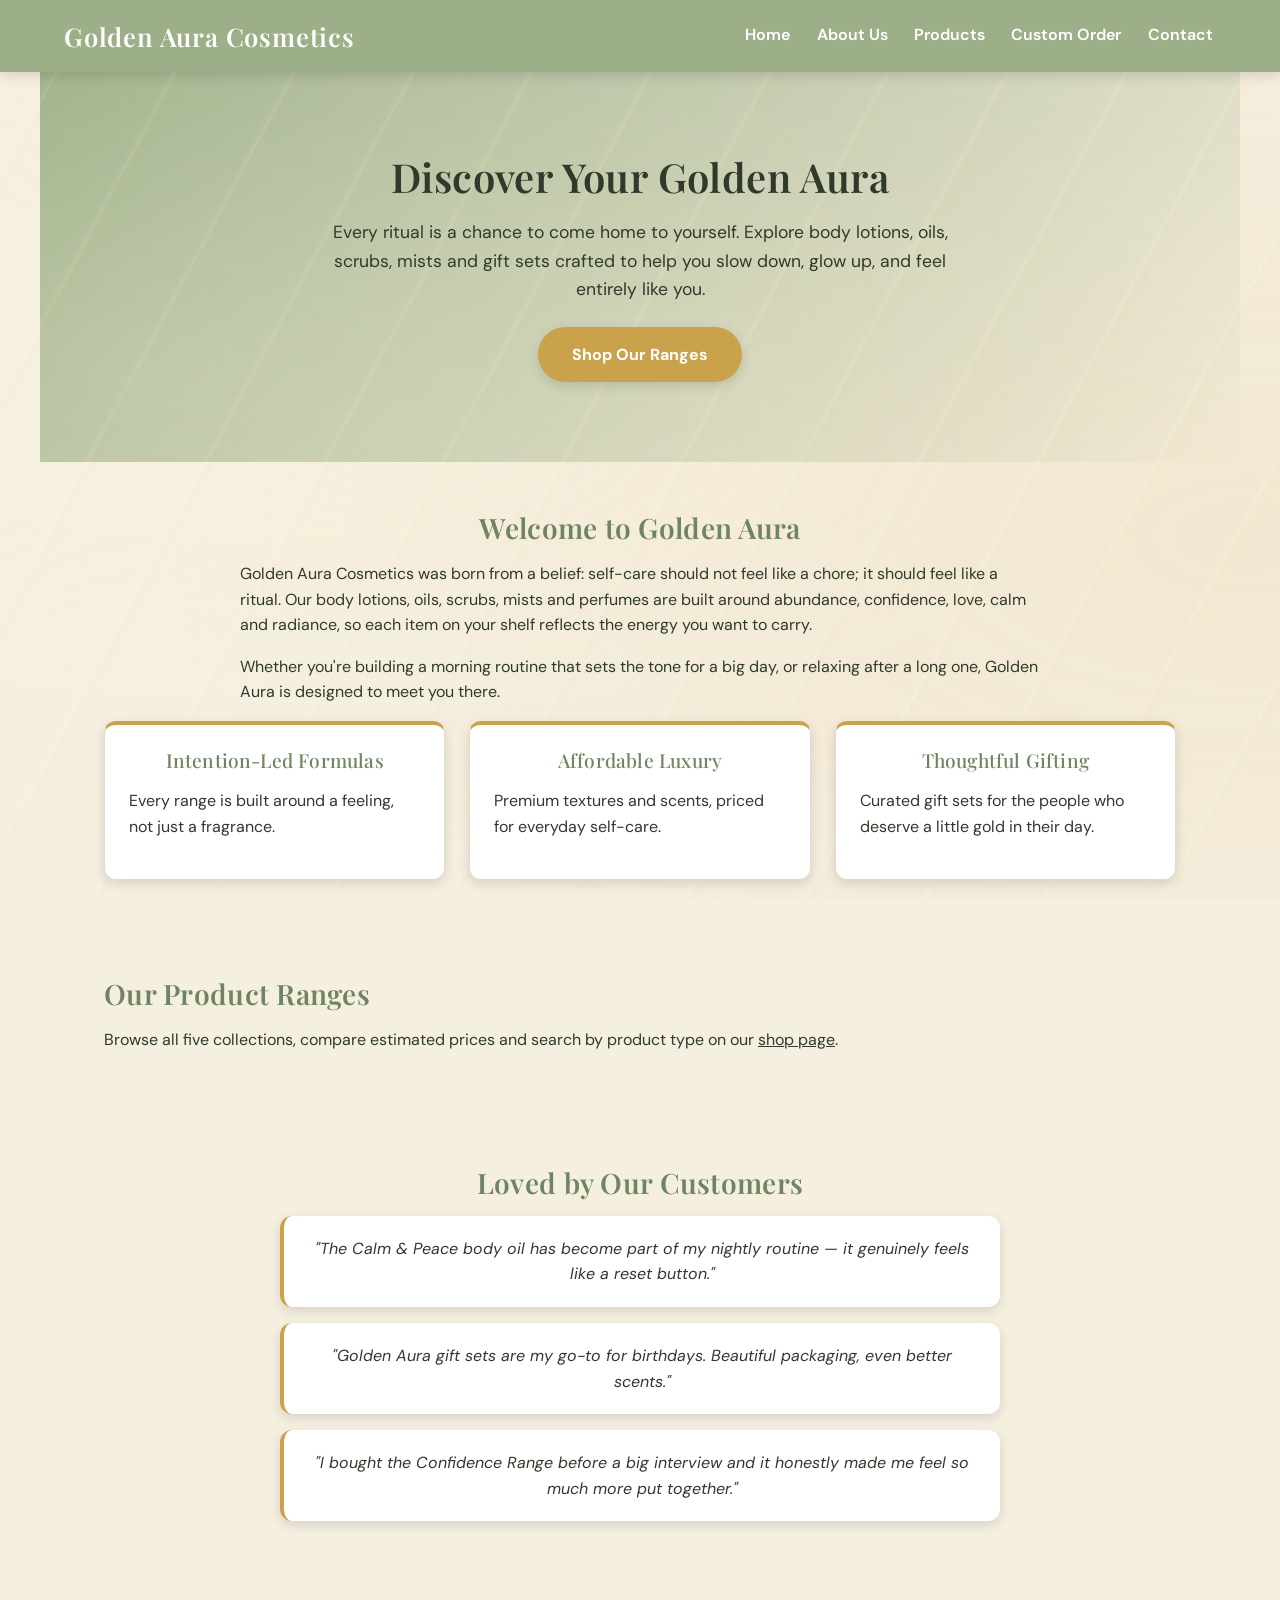
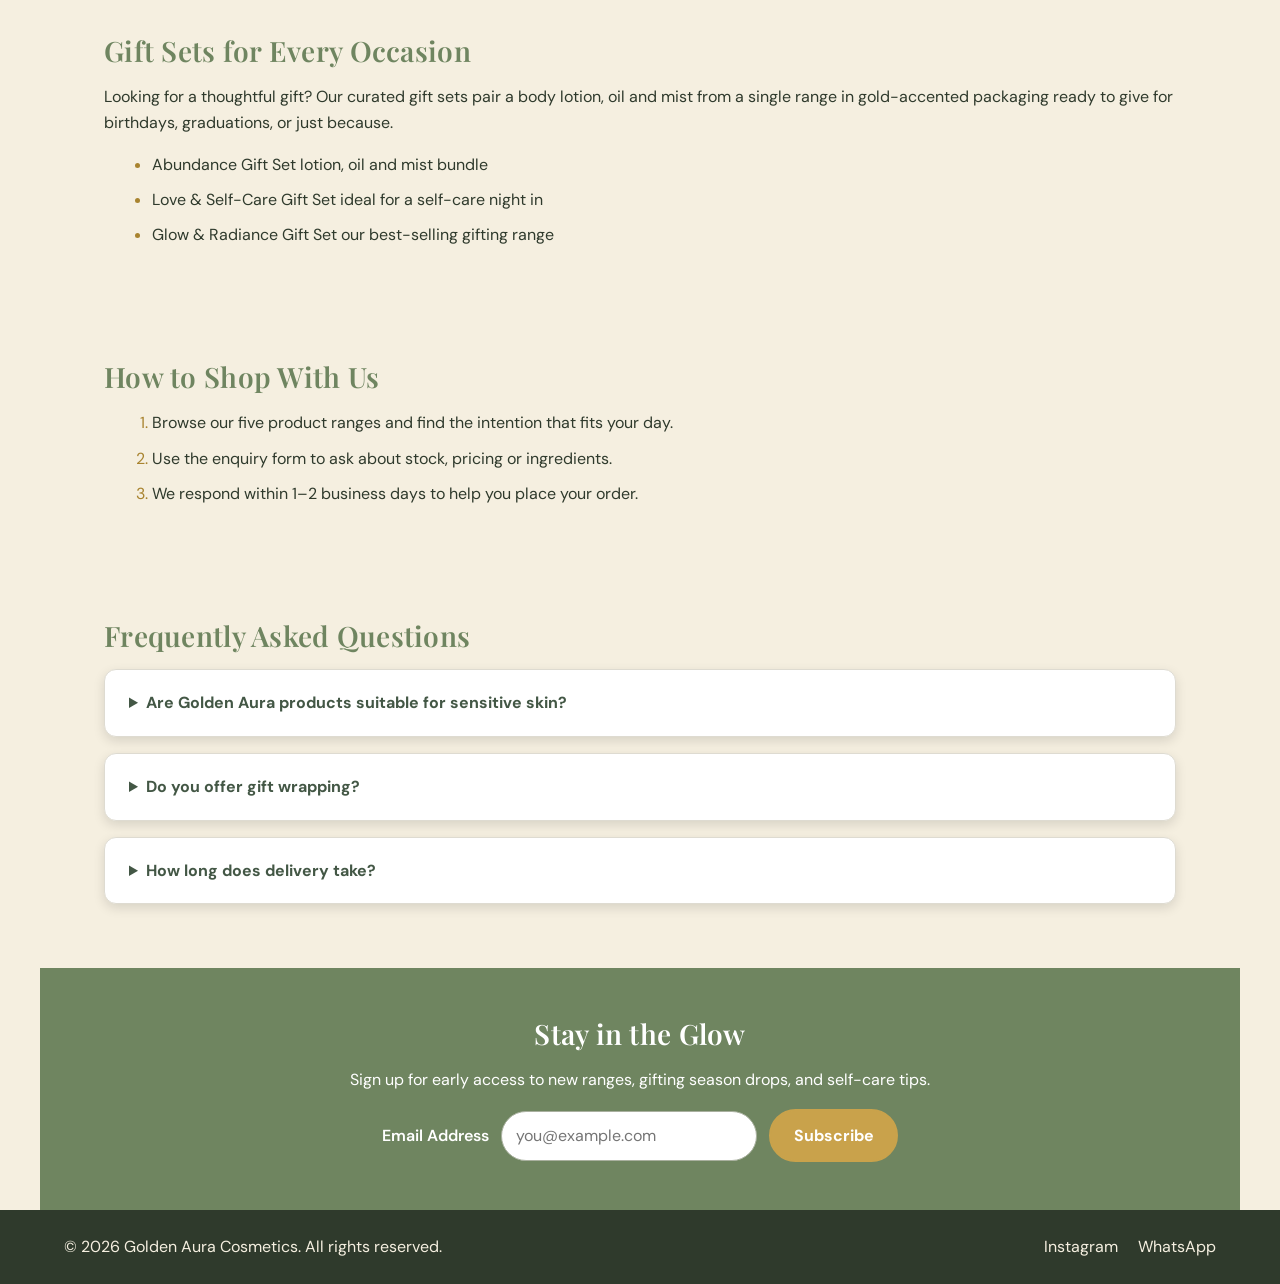
<file: index.html>
<!DOCTYPE html>
<html lang="en">
<head>
  <meta charset="UTF-8">
  <meta name="viewport" content="width=device-width, initial-scale=1.0">
  <title>Golden Aura Cosmetics | Beauty &amp; Self-Care</title>
  <meta name="description" content="Golden Aura Cosmetics offers body lotions, oils, scrubs, perfumes and gift sets inspired by self-care, confidence and positive intention.">
  <meta name="theme-color" content="#9caf88">
  <link rel="canonical" href="https://emgpsd.github.io/wede5020-2026-part-3-st10526409/">
  <link rel="preconnect" href="https://fonts.googleapis.com">
  <link rel="preconnect" href="https://fonts.gstatic.com" crossorigin>
  <link rel="stylesheet" href="https://fonts.googleapis.com/css2?family=DM+Sans:wght@400;500;600;700&amp;family=Playfair+Display:wght@500;600;700&amp;display=swap">
  <link rel="stylesheet" href="css/style.css">
</head>
<body>
  <div class="shimmer-bg-container" id="bgRoseContainer" aria-hidden="true"></div>

  <header>
    <div class="logo">
      <h1>Golden Aura Cosmetics</h1>
    </div>
    <nav>
      <ul>
        <li><a href="index.html">Home</a></li>
        <li><a href="about.html">About Us</a></li>
        <li><a href="products/services.html">Products</a></li>
        <li><a href="enquiry.html">Custom Order</a></li>
        <li><a href="contact.html">Contact</a></li>
      </ul>
    </nav>
  </header>

  <main>

    <section class="hero">
      <h2>Discover Your Golden Aura</h2>
      <p>
        Every ritual is a chance to come home to yourself. Explore body lotions, oils,
        scrubs, mists and gift sets crafted to help you slow down, glow up, and feel
        entirely like you.
      </p>
      <a href="products/services.html" class="cta-button">Shop Our Ranges</a>
    </section>

    <section class="intro">
      <h2>Welcome to Golden Aura</h2>
      <p>
        Golden Aura Cosmetics was born from a belief: self-care should not feel
        like a chore; it should feel like a ritual. Our body lotions, oils, scrubs,
        mists and perfumes are built around abundance, confidence, love, calm and
        radiance, so each item on your shelf reflects the energy you want to carry.
      </p>
      <p>
        Whether you're building a morning routine that sets the tone for a big day,
        or relaxing after a long one, Golden Aura is designed to meet you there.
      </p>
      <div class="value-cards">
      <article class="value-card">
        <h3>Intention-Led Formulas</h3>
        <p>Every range is built around a feeling, not just a fragrance.</p>
      </article>
      <article class="value-card">
        <h3>Affordable Luxury</h3>
        <p>Premium textures and scents, priced for everyday self-care.</p>
      </article>
      <article class="value-card">
        <h3>Thoughtful Gifting</h3>
        <p>Curated gift sets for the people who deserve a little gold in their day.</p>
      </article>
      </div>
    </section>

    <section class="featured-ranges" id="product-ranges">
      <h2>Our Product Ranges</h2>
      <p>Browse all five collections, compare estimated prices and search by product type on our <a href="products/services.html">shop page</a>.</p>
    </section>

    <section class="testimonials-preview">
      <h2>Loved by Our Customers</h2>
      <blockquote>
        "The Calm &amp; Peace body oil has become part of my nightly routine —
        it genuinely feels like a reset button."
      </blockquote>
      <blockquote>
        "Golden Aura gift sets are my go-to for birthdays. Beautiful packaging,
        even better scents."
      </blockquote>
      <blockquote>
        "I bought the Confidence Range before a big interview and it honestly
        made me feel so much more put together."
      </blockquote>
    </section>

    <section class="gift-sets">
      <h2>Gift Sets for Every Occasion</h2>
      <p>
        Looking for a thoughtful gift? Our curated gift sets pair a body lotion,
        oil and mist from a single range in gold-accented packaging ready to
        give for birthdays, graduations, or just because.
      </p>
      <ul>
        <li>Abundance Gift Set lotion, oil and mist bundle</li>
        <li>Love &amp; Self-Care Gift Set ideal for a self-care night in</li>
        <li>Glow &amp; Radiance Gift Set our best-selling gifting range</li>
      </ul>
    </section>

    <section class="how-it-works">
      <h2>How to Shop With Us</h2>
      <ol>
        <li>Browse our five product ranges and find the intention that fits your day.</li>
        <li>Use the enquiry form to ask about stock, pricing or ingredients.</li>
        <li>We respond within 1–2 business days to help you place your order.</li>
      </ol>
    </section>

    <section class="faq-preview">
      <h2>Frequently Asked Questions</h2>
      <details class="faq-item">
        <summary>Are Golden Aura products suitable for sensitive skin?</summary>
        <p>Most of our formulas are gentle and fragrance-balanced, but we recommend checking the ingredient list on each product page or asking us directly via the enquiry form.</p>
      </details>
      <details class="faq-item">
        <summary>Do you offer gift wrapping?</summary>
        <p>Yes, all gift sets come in branded, gold-accented packaging at no extra cost.</p>
      </details>
      <details class="faq-item">
        <summary>How long does delivery take?</summary>
        <p>Delivery timelines depend on your location — reach out via our contact page for an estimate.</p>
      </details>
    </section>

    <section class="newsletter">
      <h2>Stay in the Glow</h2>
      <p>Sign up for early access to new ranges, gifting season drops, and self-care tips.</p>
      <form action="mailto:MY@goldenauracosmetics.com" method="post" enctype="text/plain" data-validate data-mailto="MY@goldenauracosmetics.com">
        <input type="hidden" name="message-type" value="Newsletter sign-up">
        <label for="email">Email Address</label>
        <input type="email" id="email" name="email" placeholder="you@example.com" required>
        <button type="submit">Subscribe</button>
      </form>
    </section>

  </main>

  <footer>
    <div class="footer-content">
      <p>&copy; 2026 Golden Aura Cosmetics. All rights reserved.</p>
      <div class="social-links">
        <a href="https://www.instagram.com/goldenauracosmetics/" target="_blank" rel="noopener noreferrer">Instagram</a>
        <a href="https://wa.me/27671446283" target="_blank" rel="noopener noreferrer">WhatsApp</a>
      </div>
    </div>
  </footer>

  <script src="js/validation.js"></script>
  <script src="js/roses.js"></script>
</body>
</html>
</file>
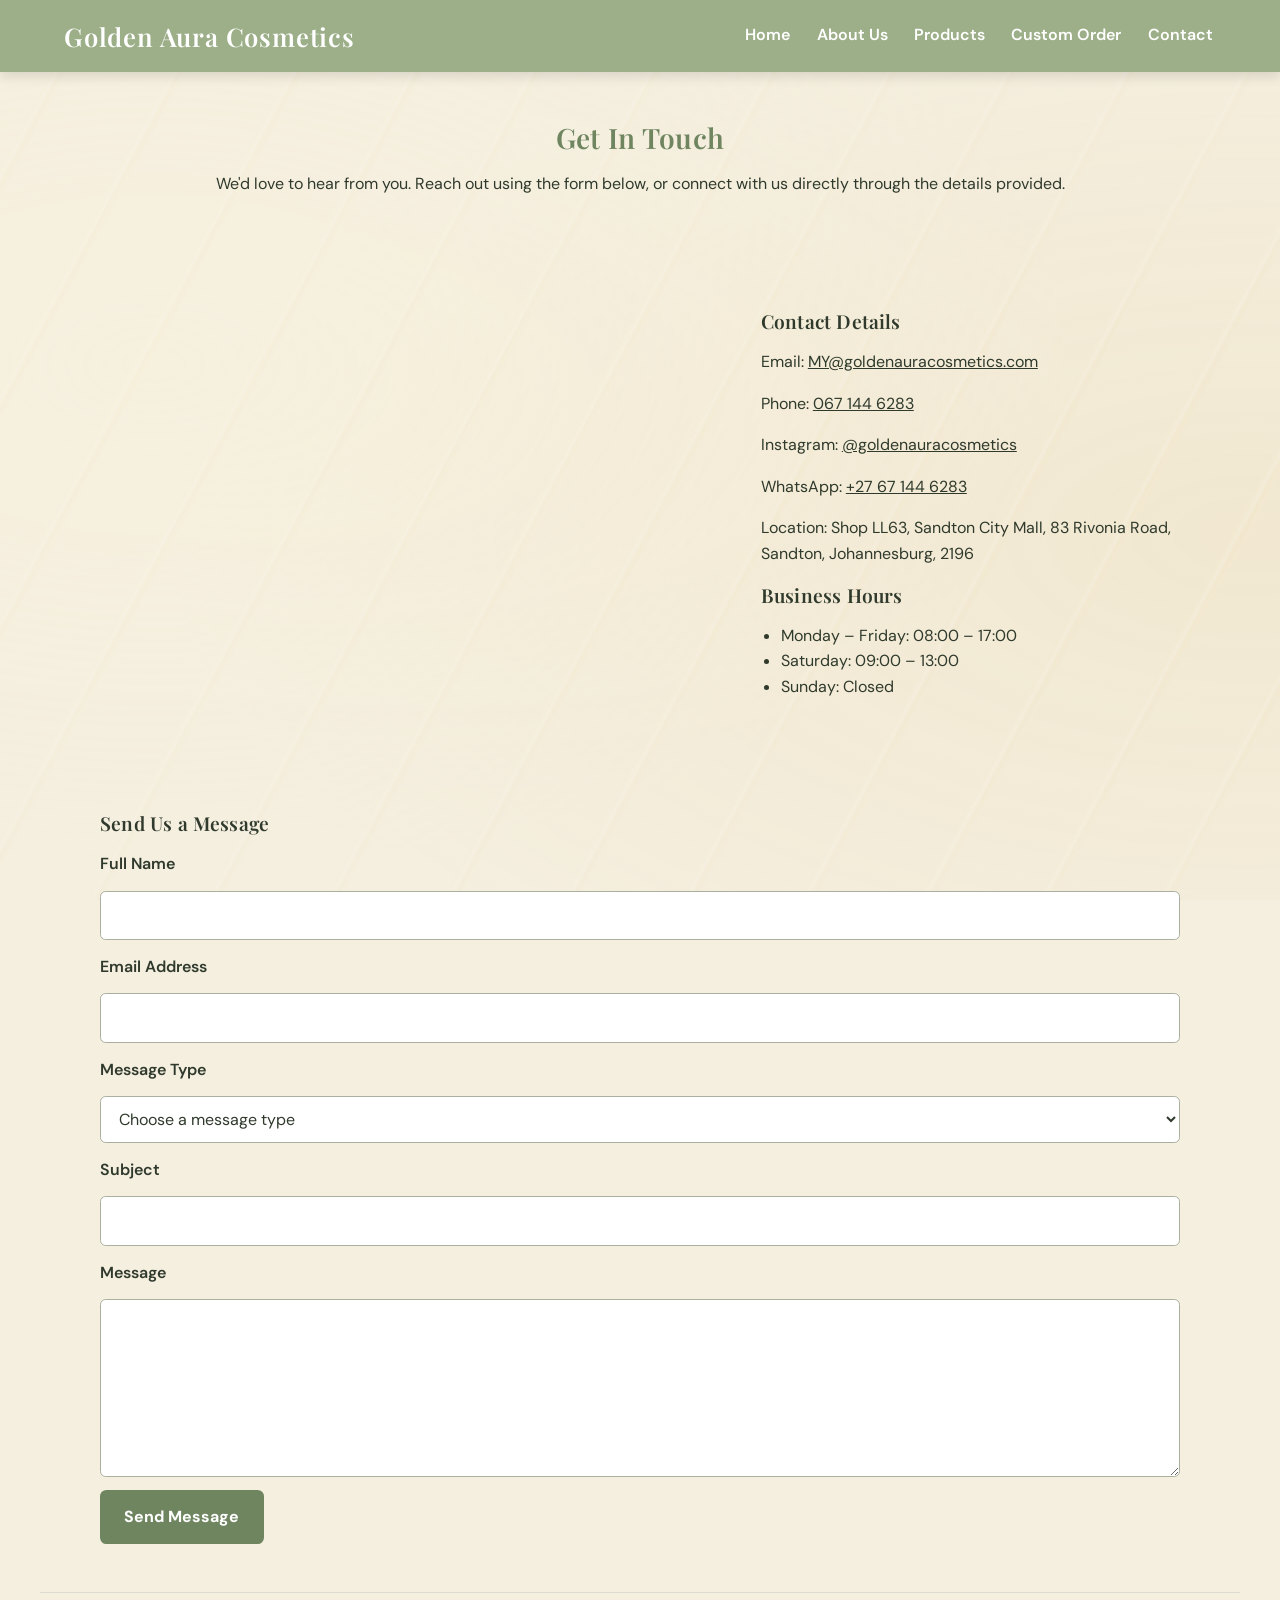
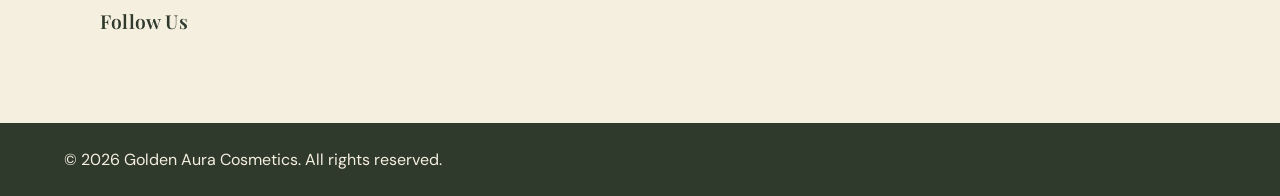
<file: contact.html>
<!DOCTYPE html>
<html lang="en">
<head>
  <meta charset="UTF-8">
  <meta name="viewport" content="width=device-width, initial-scale=1.0">
  <title>Contact Us | Golden Aura Cosmetics</title>
  <meta name="description" content="Get in touch with Golden Aura Cosmetics via our contact form, email, phone or social media.">
  <link rel="canonical" href="https://emgpsd.github.io/wede5020-2026-part-3-st10526409/contact.html">
  <link rel="preconnect" href="https://fonts.googleapis.com">
  <link rel="preconnect" href="https://fonts.gstatic.com" crossorigin>
  <link rel="stylesheet" href="https://fonts.googleapis.com/css2?family=DM+Sans:wght@400;500;600;700&amp;family=Playfair+Display:wght@500;600;700&amp;display=swap">
  <link rel="stylesheet" href="css/style.css">
</head>
<body class="contact-page">
  <div class="shimmer-bg-container" id="bgRoseContainer" aria-hidden="true"></div>
  <header>
    <div class="logo">
      <h1>Golden Aura Cosmetics</h1>
    </div>
    <nav aria-label="Main navigation">
      <ul>
        <li><a href="index.html">Home</a></li>
        <li><a href="about.html">About Us</a></li>
        <li><a href="products/services.html">Products</a></li>
        <li><a href="enquiry.html">Custom Order</a></li>
        <li><a href="contact.html" aria-current="page">Contact</a></li>
      </ul>
    </nav>
  </header>

  <main>
    <section class="page-intro">
      <h2>Get In Touch</h2>
      <p>
        We'd love to hear from you. Reach out using the form below, or connect with
        us directly through the details provided.
      </p>
    </section>

    <section class="contact-location" aria-label="Location and contact details">
      <div class="map-section" aria-label="Store location">
        <iframe src="https://www.google.com/maps/embed?pb=!1m18!1m12!1m3!1d3582.6958118206044!2d28.04784888033489!3d-26.10884661818086!2m3!1f0!2f0!3f0!3m2!1i1024!2i768!4f13.1!3m3!1m2!1s0x1e95732d7abaa2bb%3A0x6e3b5ac49f8d784b!2sSandton%20City!5e0!3m2!1sen!2sza!4v1794229689948!5m2!1sen!2sza" title="Map showing Sandton City" allowfullscreen="" loading="lazy" referrerpolicy="strict-origin-when-cross-origin"></iframe>
      </div>
       
      <div class="contact-details">
        <h3>Contact Details</h3>
        <address>
          <p>Email: <a href="mailto:MY@goldenauracosmetics.com">MY@goldenauracosmetics.com</a></p>
          <p>Phone: <a href="tel:+270671446283">067 144 6283</a></p>
          <p>Instagram: <a href="https://www.instagram.com/goldenauracosmetics/" target="_blank" rel="noopener noreferrer">@goldenauracosmetics</a></p>
          <p>WhatsApp: <a href="https://wa.me/27671446283" target="_blank" rel="noopener noreferrer">+27 67 144 6283</a></p>
          <p>Location: Shop LL63, Sandton City Mall, 83 Rivonia Road, Sandton, Johannesburg, 2196</p>
        </address>
        <h3>Business Hours</h3>
        <ul>
          <li>Monday – Friday: 08:00 – 17:00</li>
          <li>Saturday: 09:00 – 13:00</li>
          <li>Sunday: Closed</li>
        </ul>
      </div>
    </section>

    <section class="contact-form" id="contact-form">
      <h3>Send Us a Message</h3>
      <form action="mailto:MY@goldenauracosmetics.com" method="post" enctype="text/plain" data-validate data-mailto="MY@goldenauracosmetics.com">
        <label for="full-name">Full Name</label>
        <input type="text" id="full-name" name="full-name" required>

        <label for="email">Email Address</label>
        <input type="email" id="email" name="email" required>

        <label for="message-type">Message Type</label>
        <select id="message-type" name="message-type" required>
          <option value="">Choose a message type</option>
          <option value="Product enquiry">Product enquiry</option>
          <option value="Order support">Order support</option>
          <option value="Feedback">Feedback</option>
          <option value="Other">Other</option>
        </select>

        <label for="subject">Subject</label>
        <input type="text" id="subject" name="subject">

        <label for="message">Message</label>
        <textarea id="message" name="message" rows="6" required></textarea>

        <button type="submit">Send Message</button>
      </form>
    </section>

    <section class="social">
      <h3>Follow Us</h3>
      <div class="social-links">
        <a href="https://www.instagram.com/goldenauracosmetics/" target="_blank" rel="noopener noreferrer">Instagram</a>
        <a href="https://wa.me/27671446283" target="_blank" rel="noopener noreferrer">WhatsApp</a>
      </div>
    </section>
  </main>

  <footer>
    <div class="footer-content">
      <p>&copy; 2026 Golden Aura Cosmetics. All rights reserved.</p>
    </div>
  </footer>

  <script src="js/validation.js"></script>
  <script src="js/roses.js"></script>
</body>
</html>
</file>
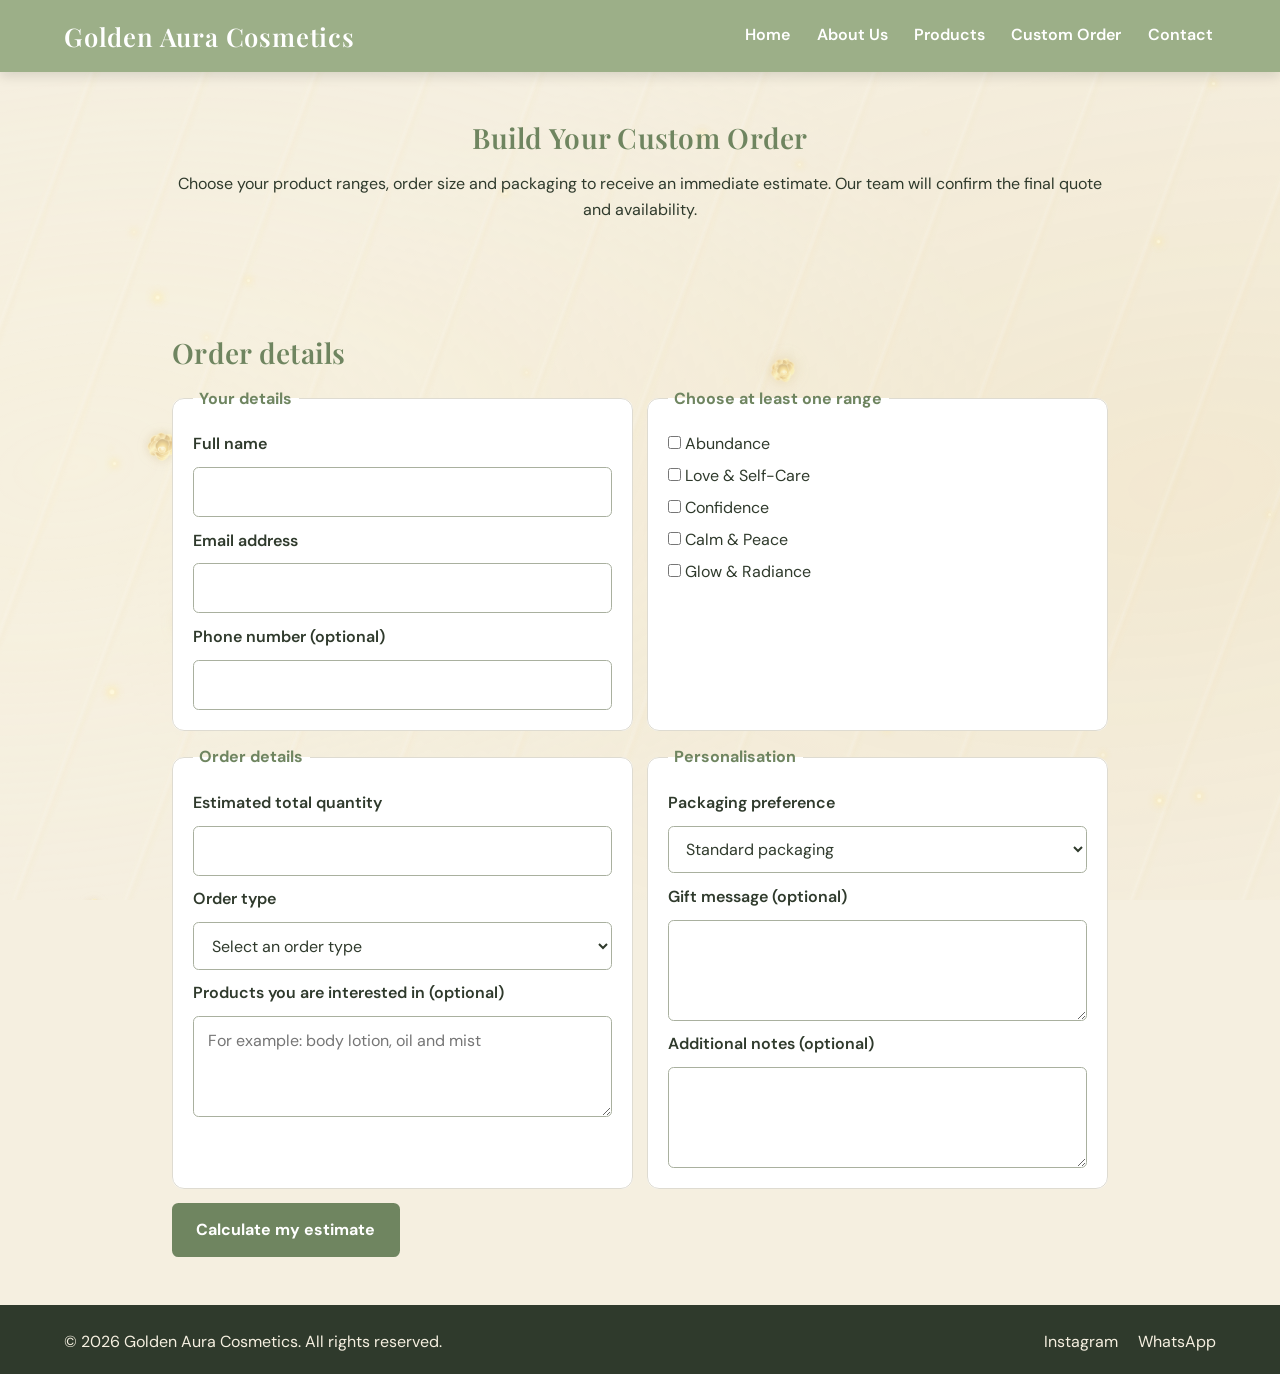
<file: custom-page.html>
<!DOCTYPE html>
<html lang="en">
<head>
  <meta charset="UTF-8">
  <meta name="viewport" content="width=device-width, initial-scale=1.0">
  <meta http-equiv="refresh" content="0; url=enquiry.html">
  <meta name="description" content="Request a Golden Aura Cosmetics custom order estimate. Choose your self-care ranges, quantity and packaging.">
  <link rel="canonical" href="https://emgpsd.github.io/wede5020-2026-part-3-st10526409/enquiry.html">
  <title>Custom Order | Golden Aura Cosmetics</title>
</head>
<body>
  <main>
    <h1>Custom order page moved</h1>
    <p><a href="enquiry.html">Continue to the custom order estimate form</a></p>
  </main>
</body>
</html>
</file>
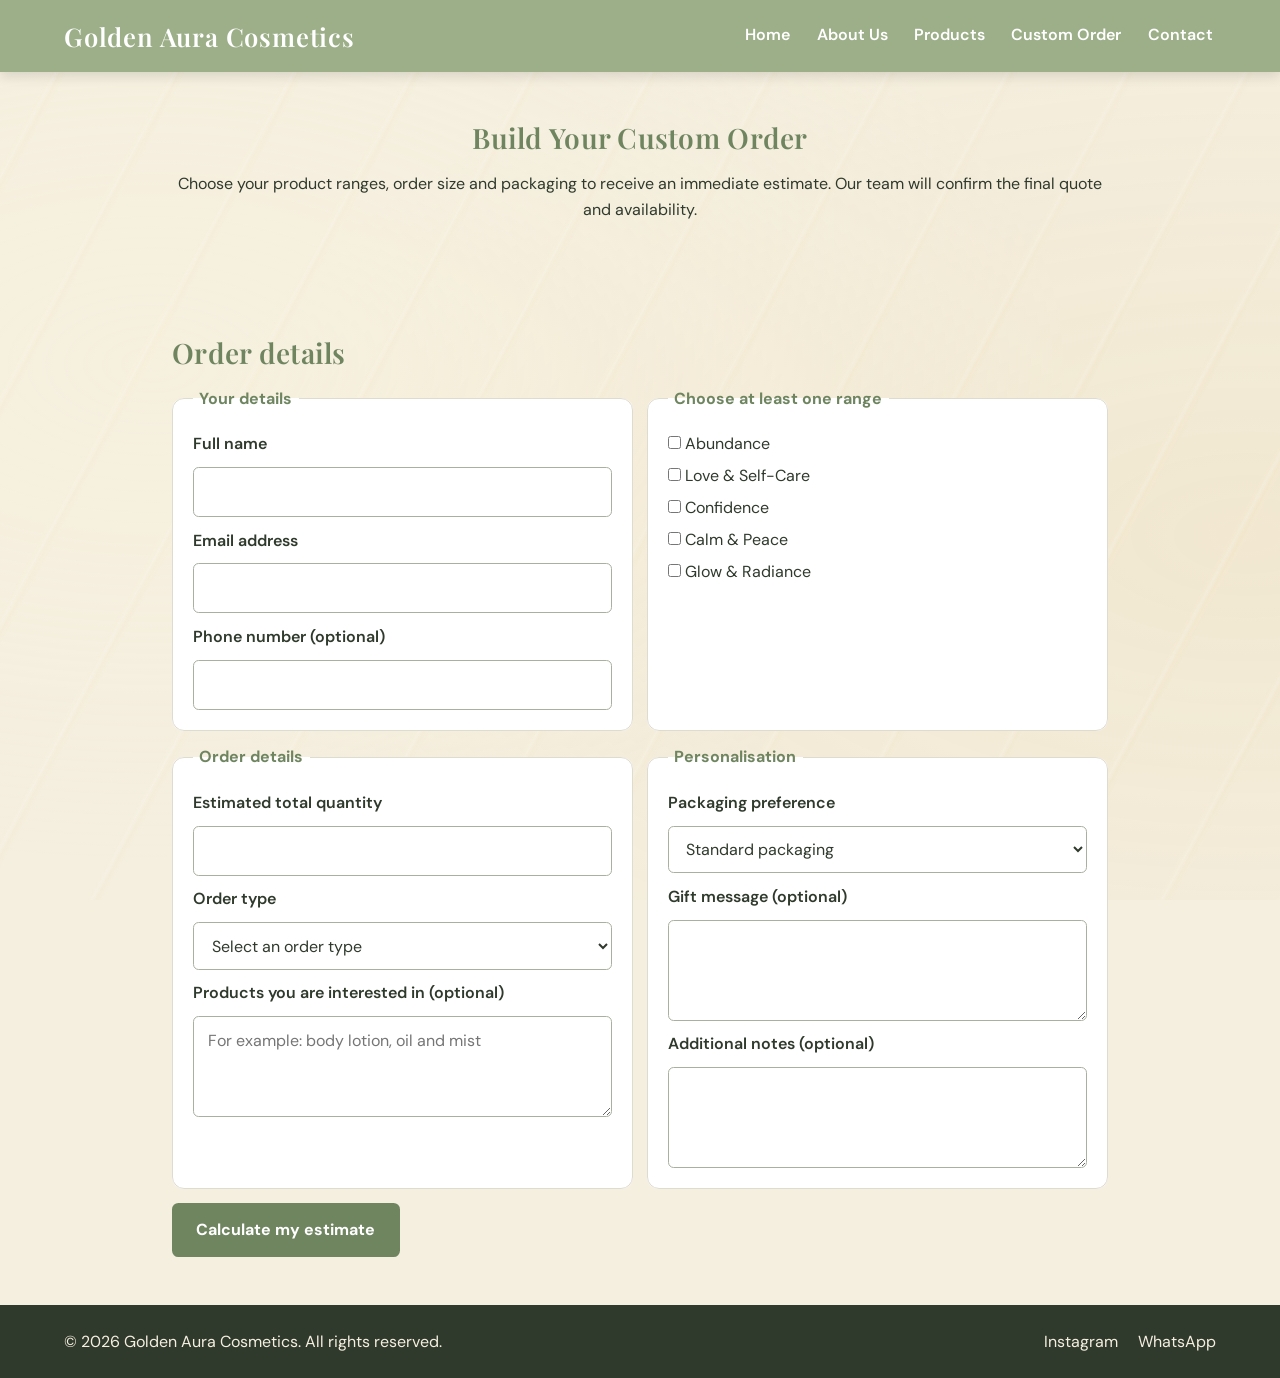
<file: enquiry.html>
<!DOCTYPE html>
<html lang="en">
<head>
  <meta charset="UTF-8">
  <meta name="viewport" content="width=device-width, initial-scale=1.0">
  <meta name="description" content="Request a Golden Aura Cosmetics custom order estimate. Choose your self-care ranges, quantity and packaging.">
  <title>Custom Order Enquiry | Golden Aura Cosmetics</title>
  <link rel="canonical" href="https://emgpsd.github.io/wede5020-2026-part-3-st10526409/enquiry.html">
  <link rel="preconnect" href="https://fonts.googleapis.com">
  <link rel="preconnect" href="https://fonts.gstatic.com" crossorigin>
  <link rel="stylesheet" href="https://fonts.googleapis.com/css2?family=DM+Sans:wght@400;500;600;700&amp;family=Playfair+Display:wght@500;600;700&amp;display=swap">
  <link rel="stylesheet" href="css/style.css">
</head>
<body class="custom-order-page">
  <div class="shimmer-bg-container" id="bgRoseContainer" aria-hidden="true"></div>
  <header>
    <div class="logo">
      <h1>Golden Aura Cosmetics</h1>
    </div>
    <nav aria-label="Main navigation">
      <ul>
        <li><a href="index.html">Home</a></li>
        <li><a href="about.html">About Us</a></li>
        <li><a href="products/services.html">Products</a></li>
        <li><a href="enquiry.html" aria-current="page">Custom Order</a></li>
        <li><a href="contact.html">Contact</a></li>
      </ul>
    </nav>
  </header>

  <main>
    <section class="page-intro">
      <h2>Build Your Custom Order</h2>
      <p>Choose your product ranges, order size and packaging to receive an immediate estimate. Our team will confirm the final quote and availability.</p>
    </section>

    <section class="custom-order-form" aria-labelledby="enquiry-title">
      <h2 id="enquiry-title">Order details</h2>
      <form id="enquiry-form" action="enquiry.html" method="get">
        <fieldset>
          <legend>Your details</legend>
          <label for="full-name">Full name</label>
          <input type="text" id="full-name" name="full-name" autocomplete="name" minlength="2" required>
          <label for="email">Email address</label>
          <input type="email" id="email" name="email" autocomplete="email" required>
          <label for="phone">Phone number (optional)</label>
          <input type="tel" id="phone" name="phone" autocomplete="tel" pattern="(\+27|0)[0-9\s-]{9,12}">
        </fieldset>

        <fieldset>
          <legend>Choose at least one range</legend>
          <div class="range-options">
            <label><input type="checkbox" name="range" value="abundance"> Abundance</label>
            <label><input type="checkbox" name="range" value="love-self-care"> Love &amp; Self-Care</label>
            <label><input type="checkbox" name="range" value="confidence"> Confidence</label>
            <label><input type="checkbox" name="range" value="calm-peace"> Calm &amp; Peace</label>
            <label><input type="checkbox" name="range" value="glow-radiance"> Glow &amp; Radiance</label>
          </div>
          <span id="range-error" class="field-error" role="alert"></span>
        </fieldset>

        <fieldset>
          <legend>Order details</legend>
          <label for="quantity">Estimated total quantity</label>
          <input type="number" id="quantity" name="quantity" min="1" max="100000" step="1" required>
          <label for="order-type">Order type</label>
          <select id="order-type" name="order-type" required>
            <option value="">Select an order type</option>
            <option value="personal">Personal order</option>
            <option value="gift">Gift / gift set</option>
            <option value="bulk">Bulk / wholesale order</option>
            <option value="event">Event or corporate gifting</option>
          </select>
          <label for="products">Products you are interested in (optional)</label>
          <textarea id="products" name="products" rows="3" placeholder="For example: body lotion, oil and mist"></textarea>
        </fieldset>

        <fieldset>
          <legend>Personalisation</legend>
          <label for="packaging">Packaging preference</label>
          <select id="packaging" name="packaging" required>
            <option value="standard">Standard packaging</option>
            <option value="gift-box">Gold-accented gift box</option>
            <option value="eco">Eco-friendly packaging</option>
          </select>
          <label for="gift-message">Gift message (optional)</label>
          <textarea id="gift-message" name="gift-message" rows="3"></textarea>
          <label for="notes">Additional notes (optional)</label>
          <textarea id="notes" name="notes" rows="3"></textarea>
        </fieldset>

        <button type="submit">Calculate my estimate</button>
      </form>
      <section id="enquiry-result" class="enquiry-result" tabindex="-1" aria-live="polite" hidden></section>
    </section>
  </main>

  <footer>
    <div class="footer-content">
      <p>&copy; 2026 Golden Aura Cosmetics. All rights reserved.</p>
      <div class="social-links">
        <a href="https://www.instagram.com/goldenauracosmetics/" target="_blank" rel="noopener noreferrer">Instagram</a>
        <a href="https://wa.me/27671446283" target="_blank" rel="noopener noreferrer">WhatsApp</a>
      </div>
    </div>
  </footer>
  <script src="js/validation.js"></script>
  <script src="js/enquiry.js"></script>
  <script src="js/roses.js"></script>
</body>
</html>
</file>
<file: css/style.css>
:root {
  /* Brand colours and shared design values */
  --sage: #9caf88;
  --sage-dark: #6f8560;
  --sage-deep: #435745;
  --cream: #f5efe0;
  --gold: #c9a24b;
  --gold-dark: #a8832f;
  --text: #2f3a2c;
  --white: #ffffff;
  --line: #dedbd1;
  --font-main: "DM Sans", "Segoe UI", sans-serif;
  --font-display: "Playfair Display", Georgia, serif;
  --radius: 0.75rem;
  --shadow: 0 0.25rem 0.75rem rgba(0, 0, 0, 0.12);
}

/* Base / keep spacing and images consistent on every page. */
*,
*::before,
*::after {
  margin: 0;
  padding: 0;
  box-sizing: border-box;
}

html {
  font-size: 100%;
  scroll-behavior: smooth;
}

body {
  display: flex;
  flex-direction: column;
  min-height: 100vh;
  margin: 0;
  color: var(--text);
  background: var(--cream);
  font-family: var(--font-main);
  font-size: 1rem;
  font-weight: 400;
  line-height: 1.6;
}

header,
footer {
  position: relative;
  z-index: 1;
}

main > section > * {
  position: relative;
  z-index: 1;
}

.shimmer-bg-container {
  position: fixed;
  z-index: 0;
  inset: 0;
  overflow: hidden;
  pointer-events: none;
}

.shimmer-bg-container::before {
  position: absolute;
  z-index: 0;
  inset: -45%;
  background-image:
    repeating-linear-gradient(118deg, transparent 0 42px, rgba(255, 246, 208, 0.1) 45px, rgba(255, 255, 255, 0.24) 47px, rgba(236, 195, 91, 0.08) 51px, transparent 57px 105px),
    radial-gradient(ellipse at 30% 45%, rgba(255, 248, 217, 0.38), transparent 38%),
    radial-gradient(ellipse at 75% 55%, rgba(218, 172, 69, 0.2), transparent 42%);
  content: "";
  opacity: 0.48;
  animation: shimmer-drift 16s ease-in-out infinite alternate;
}

.rose-shimmer {
  position: absolute;
  z-index: 1;
  width: var(--sparkle-size);
  height: var(--sparkle-size);
  border-radius: 50%;
  background: #fff9db;
  box-shadow: 0 0 0.45rem 0.12rem rgba(255, 232, 153, 0.8);
  opacity: 0;
  animation: sparkle-twinkle var(--sparkle-duration) ease-in-out var(--sparkle-delay) infinite;
}

.gold-rose {
  position: absolute;
  z-index: 2;
  bottom: -4rem;
  width: var(--rose-size);
  height: var(--rose-size);
  background-image: url("../assets/gold-rose.svg");
  background-repeat: no-repeat;
  background-size: contain;
  opacity: 0;
  animation: rose-float var(--rose-duration) ease-in-out var(--rose-delay) infinite;
  filter: drop-shadow(0 0 0.25rem rgba(132, 83, 13, 0.3));
  will-change: transform, opacity;
}

@keyframes rose-float {
  0% {
    opacity: 0;
    transform: translate3d(0, 0, 0) scale(0.45) rotate(0deg);
  }
  20%,
  80% {
    opacity: var(--rose-opacity, 0.55);
    filter: drop-shadow(0 0 0.65rem rgba(201, 162, 75, 0.85)) brightness(1.12);
  }
  50% {
    opacity: 0.42;
    transform: translate3d(var(--rose-sway, 0), -55vh, 0) scale(0.75) rotate(180deg);
    filter: drop-shadow(0 0 0.4rem rgba(168, 131, 47, 0.55)) brightness(1.04);
  }
  100% {
    opacity: 0;
    transform: translate3d(0, -110vh, 0) scale(1) rotate(60deg);
  }
}

@keyframes shimmer-drift {
  from {
    transform: translate3d(-3%, 2%, 0) rotate(-8deg);
  }
  to {
    transform: translate3d(3%, -2%, 0) rotate(-8deg);
  }
}

@keyframes sparkle-twinkle {
  0%,
  100% {
    opacity: 0.08;
    transform: scale(0.55);
  }
  50% {
    opacity: 0.9;
    transform: scale(1.25);
  }
}

img {
  display: block;
  max-width: 100%;
  height: auto;
}

a {
  color: inherit;
}

a:hover {
  color: var(--gold-dark);
}

a:focus-visible,
button:focus-visible,
input:focus-visible,
textarea:focus-visible,
select:focus-visible {
  outline: 3px solid var(--gold-dark);
  outline-offset: 3px;
}

a:active {
  color: var(--sage-deep);
}

h1,
h2,
h3,
h4,
h5,
h6 {
  margin: 0 0 1rem;
  font-family: var(--font-display);
  font-weight: 600;
  line-height: 1.25;
  letter-spacing: 0.01em;
}

h1 {
  font-size: 2.25rem;
}

h2 {
  color: var(--sage-dark);
  font-size: 1.75rem;
}

h3 {
  font-size: 1.2rem;
}

h4 {
  font-size: 1.1rem;
}

h5 {
  font-size: 1rem;
}

h6 {
  font-size: 0.9rem;
}

p {
  margin-top: 0;
  margin-bottom: 1rem;
}

ul,
ol {
  margin-bottom: 1rem;
  padding-left: 1.5rem;
}

main {
  flex: 1;
  width: 100%;
}

main > section {
  width: min(100%, 75rem);
  margin: 0 auto;
  padding: 3rem 5%;
}

/* Shared header and navigation use Flexbox for wide and narrow screens. */
header {
  position: sticky;
  z-index: 10;
  top: 0;
  display: flex;
  align-items: center;
  justify-content: space-between;
  gap: 1.5rem;
  padding: 1rem 5%;
  color: var(--white);
  background: var(--sage);
  box-shadow: var(--shadow);
}

.logo h1 {
  margin: 0;
  color: var(--white);
  font-size: 1.6rem;
  letter-spacing: 0.05rem;
}

.logo {
  display: flex;
  align-items: center;
  gap: 0.75rem;
}

.logo img {
  width: 3.5rem;
  height: 3.5rem;
  object-fit: contain;
  background: var(--cream);
  border-radius: 50%;
}

nav ul {
  display: flex;
  align-items: center;
  gap: 1.25rem;
  margin: 0;
  padding: 0;
  list-style: none;
}

nav a {
  display: inline-block;
  padding: 0.4rem 0.2rem;
  color: var(--white);
  font-weight: 600;
  text-decoration: none;
  border-bottom: 0.15rem solid transparent;
  transition: color 180ms ease, border-color 180ms ease;
}

nav a:hover,
nav a:focus-visible {
  color: var(--cream);
  border-bottom-color: var(--gold);
}

nav a:active {
  color: var(--gold);
}

/* Home-page hero and call-to-action. */
main > .hero {
  max-width: none;
  padding: 5rem 5%;
  text-align: center;
  background: linear-gradient(135deg, var(--sage), var(--cream));
}

.hero h2 {
  color: var(--text);
  font-size: 2.5rem;
}

.hero p {
  max-width: 40rem;
  margin: 0 auto 1.5rem;
  font-size: 1.1rem;
}

.cta-button {
  display: inline-block;
  padding: 0.8rem 2rem;
  color: var(--white);
  background: var(--gold);
  border: 2px solid transparent;
  border-radius: 2rem;
  box-shadow: var(--shadow);
  font-weight: 700;
  text-decoration: none;
  transition: background-color 180ms ease, transform 180ms ease;
}

.cta-button:hover,
.cta-button:focus-visible {
  background: var(--gold-dark);
  transform: translateY(-0.15rem);
}

.cta-button:active {
  transform: translateY(0);
}

.intro,
.testimonials-preview {
  text-align: center;
}

.intro p {
  max-width: 50rem;
  margin-right: auto;
  margin-left: auto;
  text-align: left;
}

/* Card collections use Grid and collapse progressively at smaller widths. */
.value-cards,
.range-cards {
  display: grid;
  grid-template-columns: repeat(3, minmax(0, 1fr));
  gap: 1.5rem;
}

.value-card,
.range-card {
  padding: 1.5rem;
  background: var(--white);
  border: 1px solid var(--line);
  border-top: 0.3rem solid var(--gold);
  border-radius: var(--radius);
  box-shadow: var(--shadow);
  transition: transform 180ms ease, box-shadow 180ms ease;
}

.value-card:hover,
.range-card:hover {
  transform: translateY(-0.25rem);
  box-shadow: 0 0.5rem 1.2rem rgba(0, 0, 0, 0.18);
}

.value-card h3,
.range-card h3,
.faq-item h3 {
  color: var(--sage-dark);
}

blockquote {
  max-width: 45rem;
  margin: 0 auto 1rem;
  padding: 1.25rem 1.5rem;
  background: var(--white);
  border-left: 0.3rem solid var(--gold);
  border-radius: var(--radius);
  box-shadow: var(--shadow);
  font-style: italic;
}

.gift-sets ul,
.how-it-works ol {
  margin-left: 1.5rem;
}

.gift-sets li,
.how-it-works li {
  margin-bottom: 0.6rem;
}

.gift-sets li::marker,
.how-it-works li::marker {
  color: var(--gold-dark);
}

.faq-item {
  margin-bottom: 1rem;
  padding: 1.25rem 1.5rem;
  background: var(--white);
  border: 1px solid var(--line);
  border-radius: var(--radius);
  box-shadow: var(--shadow);
}

.faq-item p {
  margin-bottom: 0;
}

.faq-item summary {
  color: var(--sage-deep);
  font-weight: 700;
  cursor: pointer;
}

.faq-item[open] summary {
  margin-bottom: 0.75rem;
}

.product-browser {
  width: min(100%, 75rem);
  margin: 0 auto;
  padding: 1.5rem 0 3rem;
}

.product-catalog {
  width: min(100% - 2.5rem, 60rem);
  margin: 0 auto;
  padding: 0;
  text-align: center;
}

.product-catalog img {
  width: 100%;
  height: auto;
  border-radius: var(--radius);
  box-shadow: var(--shadow);
}

.product-catalog figcaption {
  margin-top: 0.5rem;
  color: var(--sage-deep);
  font-size: 0.9rem;
}

.product-controls {
  display: grid;
  grid-template-columns: repeat(2, minmax(0, 1fr));
  gap: 1rem;
}

.product-controls label {
  display: block;
  margin-bottom: 0.35rem;
  font-weight: 700;
}

.product-controls input,
.product-controls select {
  width: 100%;
}

.product-results {
  min-height: 1.6em;
  margin: 1rem 0;
}

.product-card {
  display: flex;
  flex-direction: column;
  align-items: flex-start;
  gap: 0.75rem;
}

.product-card h3,
.product-card p {
  margin: 0;
}

.product-card > a {
  margin-top: auto;
  color: var(--sage-deep);
  font-weight: 700;
}

.product-price {
  font-weight: 700;
}

.product-image-button {
  display: block;
  width: 100%;
  padding: 0;
  overflow: hidden;
  background: transparent;
  border: 0;
}

.product-image-button:hover,
.product-image-button:focus-visible {
  background: transparent;
  border: 0;
}

.product-image-button img {
  width: 100%;
  aspect-ratio: 3 / 2;
  object-fit: cover;
  transition: transform 180ms ease;
}

.product-image-button:hover img,
.product-image-button:focus-visible img {
  transform: scale(1.04);
}

.lightbox {
  width: min(92vw, 56rem);
  max-width: none;
  max-height: 90vh;
  margin: auto;
  padding: 1rem;
  color: var(--text);
  background: var(--white);
  border: 1px solid var(--line);
  border-radius: var(--radius);
  box-shadow: var(--shadow);
}

.lightbox::backdrop {
  background: rgba(25, 32, 24, 0.78);
}

.lightbox form {
  display: flex;
  justify-content: flex-end;
  margin-bottom: 0.5rem;
}

.lightbox img {
  width: 100%;
  max-height: 72vh;
  object-fit: contain;
}

.lightbox p {
  margin: 0.75rem 0 0;
  font-weight: 700;
}

.enquiry-result {
  margin-top: 1.5rem;
  padding: 1.25rem;
  background: var(--white);
  border: 1px solid var(--line);
  border-left: 0.3rem solid var(--gold);
  border-radius: var(--radius);
}

.estimate-warning {
  padding: 0.75rem;
  color: #6b3b00;
  background: #fff3d6;
  border-radius: 0.35rem;
}

.enquiry-result[hidden] {
  display: none;
}

.range-options {
  display: grid;
  gap: 0.4rem;
}

.range-options label {
  font-weight: 400;
}

.range-options input {
  accent-color: var(--sage-dark);
}

/* Newsletter and shared form controls. */
main > .newsletter {
  max-width: none;
  text-align: center;
  color: var(--white);
  background: var(--sage-dark);
}

.newsletter h2 {
  color: var(--white);
}

.newsletter form {
  display: flex;
  align-items: center;
  justify-content: center;
  flex-wrap: wrap;
  gap: 0.75rem;
  margin-top: 1rem;
}

.newsletter label {
  font-weight: 600;
}

input,
textarea,
select {
  max-width: 100%;
  padding: 0.7rem 0.85rem;
  color: var(--text);
  background: var(--white);
  border: 1px solid #a9b09f;
  border-radius: 0.35rem;
  font: inherit;
  transition: border-color 160ms ease, box-shadow 160ms ease;
}

input:hover,
textarea:hover,
select:hover {
  border-color: var(--sage-dark);
}

input:focus,
textarea:focus,
select:focus {
  border-color: var(--gold-dark);
  box-shadow: 0 0 0 3px rgba(201, 162, 75, 0.2);
}

input:active,
textarea:active,
select:active {
  border-color: var(--gold-dark);
}

.newsletter input[type="email"] {
  min-width: min(16rem, 100%);
  border-radius: 2rem;
}

button {
  padding: 0.75rem 1.4rem;
  color: var(--white);
  background: var(--sage-dark);
  border: 2px solid var(--sage-dark);
  border-radius: 0.4rem;
  font: inherit;
  font-weight: 700;
  cursor: pointer;
  transition: color 160ms ease, background-color 160ms ease, transform 160ms ease;
}

button:hover,
button:focus-visible {
  color: var(--text);
  background: var(--gold);
  border-color: var(--gold-dark);
}

button:active {
  transform: translateY(1px);
}

.newsletter button {
  background: var(--gold);
  border-color: var(--gold);
  border-radius: 2rem;
}

.newsletter button:hover,
.newsletter button:focus-visible {
  background: var(--gold-dark);
}

/* Footer layout keeps copyright and social links easy to scan. */
footer {
  padding: 1.5rem 5%;
  color: var(--cream);
  background: var(--text);
}

.footer-content {
  display: flex;
  align-items: center;
  justify-content: space-between;
  flex-wrap: wrap;
  gap: 1rem;
}

.footer-content p {
  margin-bottom: 0;
}

.social-links {
  display: flex;
  flex-wrap: wrap;
  gap: 1.25rem;
}

.social-links a {
  color: var(--cream);
  text-decoration: none;
  transition: color 160ms ease;
}

.social-links a:hover,
.social-links a:focus-visible {
  color: var(--gold);
}

.social-links a:active {
  color: var(--white);
}

/* Contact page uses a two-column information and message layout. */
body.contact-page main {
  display: grid;
  grid-template-columns: minmax(0, 1fr);
  grid-template-areas: "intro" "location" "form" "social";
  gap: 0 2rem;
  width: min(100%, 75rem);
  margin: 0 auto;
}

body.contact-page .page-intro {
  grid-area: intro;
  width: 100%;
  text-align: center;
}

.contact-location {
  grid-area: location;
  display: grid;
  grid-template-columns: minmax(0, 1.2fr) minmax(16rem, 0.8fr);
  align-items: stretch;
  gap: 2rem;
  width: 100%;
}

.map-section {
  min-width: 0;
  min-height: 22rem;
}

.map-section iframe {
  display: block;
  width: 100%;
  height: 100%;
  min-height: 22rem;
  border: 0;
  border-radius: var(--radius);
}

.contact-details {
  min-width: 0;
}

.contact-details address {
  font-style: normal;
}

.contact-details ul {
  padding-left: 1.25rem;
}

.contact-form {
  grid-area: form;
}

.contact-form form,
.custom-order-form form {
  display: grid;
  gap: 0.85rem;
}

.contact-form label,
.custom-order-form fieldset > label {
  font-weight: 600;
}

.contact-form input,
.contact-form textarea,
.custom-order-form textarea,
.custom-order-form select {
  width: 100%;
}

.contact-form button {
  justify-self: start;
}

body.contact-page .social {
  grid-area: social;
  width: 100%;
  padding-top: 1rem;
  border-top: 1px solid var(--line);
}

/* Custom-order fieldsets form a clear, scannable grid. */
body.custom-order-page main {
  width: min(100%, 65rem);
  margin: 0 auto;
}

body.custom-order-page .page-intro {
  text-align: center;
}

.custom-order-form form {
  grid-template-columns: repeat(2, minmax(0, 1fr));
}

.custom-order-form fieldset {
  display: flex;
  flex-direction: column;
  gap: 0.65rem;
  min-width: 0;
  padding: 1.25rem;
  background: var(--white);
  border: 1px solid var(--line);
  border-radius: var(--radius);
}

.custom-order-form legend {
  padding: 0 0.4rem;
  color: var(--sage-dark);
  font-weight: 700;
}

.custom-order-form fieldset > label:has(input[type="checkbox"]) {
  font-weight: 400;
}

.custom-order-form input[type="checkbox"] {
  accent-color: var(--sage-dark);
}

.custom-order-form button {
  justify-self: start;
}

/* The About page keeps its story-focused composition within the shared theme. */
.site-header {
  position: relative;
  align-items: center;
  justify-content: space-between;
  gap: 2rem;
  padding: 1.1rem clamp(1.25rem, 6vw, 6rem);
  color: var(--text);
  background: var(--white);
  border-bottom: 1px solid var(--line);
}

.brand {
  color: var(--sage-deep);
  font-family: var(--font-display);
  font-size: 1.3rem;
  font-weight: 600;
  line-height: 1.2;
  text-decoration: none;
  white-space: nowrap;
}

.site-nav ul {
  justify-content: flex-end;
  gap: clamp(1rem, 2.4vw, 2rem);
}

.site-nav a {
  color: var(--text);
  border-bottom-width: 2px;
}

.site-nav a:hover,
.site-nav a:focus-visible,
.site-nav a[aria-current="page"] {
  color: var(--gold-dark);
  border-color: var(--gold-dark);
}

main > .story-hero {
  display: grid;
  grid-template-columns: minmax(0, 0.92fr) minmax(20rem, 1.08fr);
  grid-template-areas: "copy image";
  align-items: center;
  gap: clamp(2.5rem, 7vw, 7rem);
  width: min(100% - 3rem, 76rem);
  max-width: none;
  margin: 0 auto;
  padding: clamp(4rem, 8vw, 7.5rem) 0;
}

.story-copy {
  grid-area: copy;
}

.eyebrow {
  margin-bottom: 1rem;
  color: var(--gold-dark);
  font-size: 0.75rem;
  font-weight: 700;
  letter-spacing: 0.14em;
  text-transform: uppercase;
}

.story-copy h1,
.site-header h1,
.purpose-panel h2,
.values-section h2,
.audience-copy h2,
.value-card h3 {
  font-family: var(--font-display);
  font-weight: 500;
  line-height: 1.2;
}

.story-copy h1 {
  max-width: 11ch;
  margin-bottom: 1.5rem;
  font-size: clamp(2.7rem, 5.3vw, 5rem);
}

.story-copy > p:not(.eyebrow) {
  max-width: 37rem;
  color: #505a51;
  font-size: 1.05rem;
}

.hero-note {
  display: flex;
  align-items: center;
  gap: 0.75rem;
  margin-top: 2rem;
  color: var(--sage-deep);
  font-size: 0.85rem;
  font-weight: 700;
}

.hero-note::before {
  width: 2.5rem;
  height: 1px;
  background: var(--gold);
  content: "";
}

.story-image {
  position: relative;
  grid-area: image;
  min-height: 28rem;
  isolation: isolate;
}

.story-image::before {
  position: absolute;
  z-index: -1;
  top: 1.5rem;
  right: -1.25rem;
  bottom: -1.25rem;
  left: 1.5rem;
  border: 1px solid var(--gold);
  content: "";
}

.story-image img {
  width: 100%;
  height: 100%;
  min-height: 28rem;
  object-fit: cover;
  box-shadow: var(--shadow);
}

.image-caption {
  position: absolute;
  right: -1.5rem;
  bottom: 1.75rem;
  max-width: 14rem;
  padding: 1rem 1.25rem;
  color: var(--white);
  background: var(--sage-deep);
  font-family: var(--font-display);
  font-size: 1.15rem;
  line-height: 1.4;
}

main > .purpose-band {
  display: grid;
  grid-template-columns: repeat(2, minmax(0, 1fr));
  gap: 1px;
  width: 100%;
  max-width: none;
  padding: 0;
  background: var(--line);
  border-top: 1px solid var(--line);
  border-bottom: 1px solid var(--line);
}

.purpose-panel {
  padding: clamp(2.5rem, 6vw, 5rem) max(2rem, calc((100vw - 66rem) / 2));
  background: var(--white);
}

.purpose-panel:nth-child(2) {
  background: #eeeee5;
}

.purpose-panel h2,
.values-section h2,
.audience-copy h2 {
  margin-bottom: 1rem;
  font-size: clamp(1.9rem, 3vw, 2.75rem);
}

.purpose-panel p {
  max-width: 31rem;
  margin-bottom: 0;
  color: #505a51;
}

main > .values-section {
  width: min(100% - 3rem, 76rem);
  max-width: none;
  margin: 0 auto;
  padding: clamp(4rem, 8vw, 7rem) 0;
}

.section-heading {
  display: flex;
  align-items: end;
  justify-content: space-between;
  gap: 2rem;
  margin-bottom: 2rem;
}

.section-heading .eyebrow {
  margin-bottom: 0.5rem;
}

.section-heading h2 {
  margin-bottom: 0;
}

.section-heading > p {
  max-width: 22rem;
  margin-bottom: 0.25rem;
  color: #596259;
}

.value-grid {
  display: grid;
  grid-template-columns: repeat(3, minmax(0, 1fr));
  gap: 1rem;
}

.value-grid .value-card {
  min-height: 14rem;
  padding: 1.75rem;
  border: 1px solid var(--line);
  border-radius: 0;
  box-shadow: 0 0.5rem 1.5rem rgba(36, 49, 41, 0.04);
}

.value-grid .value-card:hover {
  transform: translateY(-0.25rem);
  box-shadow: var(--shadow);
}

.value-card span {
  display: inline-block;
  margin-bottom: 1.5rem;
  color: var(--gold-dark);
  font-size: 0.8rem;
  font-weight: 700;
}

.value-grid .value-card h3 {
  margin-bottom: 0.75rem;
  font-size: 1.4rem;
}

.value-grid .value-card p {
  margin-bottom: 0;
  color: #596259;
  font-size: 0.95rem;
}

main > .audience-band {
  display: grid;
  grid-template-columns: minmax(13rem, 0.72fr) minmax(0, 1.28fr);
  grid-template-areas: "label content";
  align-items: center;
  gap: 3rem;
  width: 100%;
  max-width: none;
  padding: clamp(3rem, 6vw, 5rem) max(1.5rem, calc((100vw - 76rem) / 2));
  color: var(--white);
  background: var(--sage-deep);
}

.audience-copy {
  grid-area: content;
  max-width: 44rem;
}

.audience-band .eyebrow {
  grid-area: label;
  align-self: center;
  margin: 0;
  color: #f1d78f;
}

.audience-copy h2 {
  color: var(--white);
}

.audience-copy p {
  margin-bottom: 0;
  color: #e4e8df;
}

.site-footer {
  display: flex;
  align-items: center;
  justify-content: space-between;
  gap: 1rem;
  padding: 1.5rem clamp(1.25rem, 6vw, 6rem);
  color: #566057;
  background: var(--white);
  font-size: 0.85rem;
}

.site-footer p {
  margin: 0;
}

/* Shop page centres the brand image while keeping it within the viewport. */
.shop-page main {
  min-height: 0;
  padding: 0;
}

.shop-brand {
  display: grid;
  justify-items: center;
  gap: 1.5rem;
  width: min(100%, 34rem);
  padding: 2rem;
  text-align: center;
  background: var(--white);
  border: 1px solid var(--gold);
  border-radius: var(--radius);
  box-shadow: var(--shadow);
}

.shop-brand img {
  width: min(100%, 31.25rem);
  aspect-ratio: 1;
  object-fit: contain;
}

.shop-brand h2 {
  margin: 0;
  color: var(--sage-dark);
}

/* Smaller desktop and landscape tablet screens use a roomier two-card grid. */
@media (max-width: 1024px) {
  .range-cards {
    grid-template-columns: repeat(2, minmax(0, 1fr));
  }

  .product-controls {
    grid-template-columns: minmax(0, 1fr);
  }
}

/* Tablet: navigation, cards and multi-column page areas become compact. */
@media (max-width: 768px) {
  header {
    flex-direction: column;
    gap: 0.75rem;
    text-align: center;
  }

  nav ul {
    justify-content: center;
    flex-wrap: wrap;
    gap: 0.5rem 1rem;
  }

  .site-header {
    align-items: center;
  }

  .site-nav ul {
    justify-content: center;
  }

  .hero h2 {
    font-size: 2rem;
  }

  .value-cards,
  .range-cards {
    grid-template-columns: repeat(2, minmax(0, 1fr));
  }

  .footer-content {
    flex-direction: column;
    text-align: center;
  }

  body.contact-page main {
    grid-template-columns: minmax(0, 1fr);
    grid-template-areas: "intro" "location" "form" "social";
    width: min(100%, 48rem);
  }

  .contact-location {
    grid-template-columns: minmax(0, 1fr);
    gap: 1.25rem;
  }

  .map-section,
  .map-section iframe {
    min-height: 18rem;
  }

  .contact-details,
  .contact-form {
    width: 100%;
  }

  .custom-order-form form {
    grid-template-columns: minmax(0, 1fr);
  }

  main > .story-hero {
    grid-template-columns: minmax(0, 1fr) minmax(14rem, 0.9fr);
    gap: 1.5rem;
  }

  .story-image,
  .story-image img {
    min-height: 23rem;
  }

  .section-heading {
    align-items: flex-start;
    flex-direction: column;
    gap: 1rem;
  }

  main > .audience-band {
    grid-template-columns: minmax(0, 1fr);
    grid-template-areas: "label" "content";
    gap: 1rem;
  }
}

/* Mobile: stack content, simplify navigation and keep controls full-width. */
@media (max-width: 480px) {
  h2 {
    font-size: 1.4rem;
  }

  .logo h1 {
    font-size: 1.3rem;
  }

  nav ul {
    display: grid;
    grid-template-columns: repeat(2, minmax(0, 1fr));
    justify-content: stretch;
    gap: 0.35rem 0.75rem;
  }

  nav a {
    font-size: 0.9rem;
  }

  main > section {
    padding: 2rem 5%;
  }

  main > .hero {
    padding: 3rem 5%;
  }

  .hero h2 {
    font-size: 1.7rem;
  }

  .value-cards,
  .range-cards,
  .value-grid {
    grid-template-columns: minmax(0, 1fr);
  }

  .newsletter form,
  .footer-content,
  .site-footer {
    align-items: stretch;
    flex-direction: column;
  }

  .newsletter input[type="email"],
  .newsletter button {
    width: 100%;
  }

  .contact-form button,
  .custom-order-form button {
    width: 100%;
  }

  main > .story-hero {
    grid-template-columns: minmax(0, 1fr);
    grid-template-areas: "copy" "image";
    width: min(100% - 2.5rem, 34rem);
    gap: 2rem;
    padding: 3.25rem 0 4rem;
  }

  .story-copy h1 {
    max-width: 12ch;
    font-size: clamp(2.65rem, 12vw, 3.5rem);
  }

  .story-copy > p:not(.eyebrow) {
    font-size: 1rem;
  }

  .story-image,
  .story-image img {
    min-height: 20rem;
  }

  .story-image::before {
    right: -0.5rem;
    bottom: -0.5rem;
    left: 0.75rem;
  }

  .image-caption {
    right: -0.25rem;
    bottom: 1rem;
    max-width: 12rem;
    font-size: 1rem;
  }

  main > .purpose-band {
    grid-template-columns: minmax(0, 1fr);
  }

  .purpose-panel {
    padding: 2.5rem 1.5rem;
  }

  main > .values-section {
    width: min(100% - 2.5rem, 34rem);
    padding: 4rem 0;
  }

  .value-grid .value-card {
    min-height: 0;
  }

  main > .audience-band {
    padding: 3rem 1.25rem;
  }

  .site-footer {
    align-items: flex-start;
    padding: 1.25rem;
  }

  .shop-page main {
    min-height: 60vh;
    padding: 1rem;
  }

  .shop-brand {
    padding: 1.25rem;
  }
}

/* Honour visitors who prefer reduced motion. */
@media (prefers-reduced-motion: reduce) {
  *,
  *::before,
  *::after {
    scroll-behavior: auto !important;
    transition-duration: 0.01ms !important;
  }

  .shimmer-bg-container {
    display: none;
  }
}

.field-error {
  display: block;
  color: #b3261e;
  font-size: 0.875rem;
  margin-top: 0.25rem;
  min-height: 1.2em;
}
 
input.invalid,
textarea.invalid,
select.invalid {
  border: 0.125rem solid #b3261e;
}
 
.form-success {
  margin-top: 1rem;
  padding: 0.75rem 1rem;
  border-left: 0.3rem solid #c9a24b; /* gold accent */
  background-color: #eef3e8;         /* soft sage tint */
  border-radius: 0.5rem;
}
 .map-container {
  max-width: 100%;
  border-radius: 0.75rem;
  overflow: hidden;
  box-shadow: 0 0.25rem 0.75rem rgba(0, 0, 0, 0.12);
}

#map {
  width: 100%;
  height: 25rem;
}

.map-fallback {
  font-size: 0.875rem;
  margin-top: 0.5rem;
}

@media (max-width: 480px) {
  #map {
    height: 18rem;
  }
}
/* Main Banner Container */
.beauty-banner {
    position: relative;
    width: 100%;
    height: 450px; /* Adjust banner height here */
    background-color: #0d0d0d;
    /* Sophisticated wallpaper pattern of gold roses */
    background-image: url('data:image/svg+xml;utf8,<svg xmlns="http://w3.org" width="60" height="60" viewBox="0 0 64 64"><path d="M32,2C22.1,2,14,10.1,14,20c0,5.3,2.3,10.1,6,13.4C15.4,36.7,12,41.9,12,48c0,1.1,0.9,2,2,2h36c1.1,0,2-0.9,2-2c0-6.1-3.4-11.3-8-14.6c3.7-3.3,6-8.1,6-13.4C50,10.1,41.9,2,32,2z" fill="%23d4af37" fill-opacity="0.07"/></svg>');
    background-size: 80px 80px;
    display: flex;
    flex-direction: column;
    justify-content: center;
    align-items: center;
    overflow: hidden; /* Locks the shimmer inside the banner boundary */
    border-bottom: 3px solid #d4af37;
    box-shadow: inset 0 0 100px rgba(0,0,0,0.8);
}

/* Banner Text Styles */
.banner-content {
    z-index: 2; /* Keeps text layered safely above the shimmer layer */
    text-align: center;
    font-family: 'Playfair Display', 'Georgia', serif;
}

.banner-title {
    font-size: 3.5rem;
    color: #ffffff;
    letter-spacing: 5px;
    text-transform: uppercase;
    margin: 0 0 10px 0;
    /* Elegant gold metallic gradient text */
    background: linear-gradient(90deg, #aa771c, #f3e5ab, #efd07b, #aa771c);
    -webkit-background-clip: text;
    -webkit-text-fill-color: transparent;
}

.banner-subtitle {
    font-size: 1.2rem;
    color: #d4af37;
    letter-spacing: 3px;
    text-transform: uppercase;
    margin: 0;
    opacity: 0.8;
}

/* ✨ THE SHIMMER BACKGROUND EFFECT ✨ */
.beauty-banner::after {
    content: '';
    position: absolute;
    top: 0;
    left: -150%;
    width: 50%;
    height: 100%;
    background: linear-gradient(
        to right, 
        rgba(214, 175, 55, 0) 0%, 
        rgba(255, 235, 160, 0.25) 50%, 
        rgba(214, 175, 55, 0) 100%
    );
    transform: skewX(-30deg); /* Angles the shimmering light strip */
    animation: bannerShimmer 6s infinite linear;
    z-index: 1;
}

/* Shimmer Light Animation Sweep */
@keyframes bannerShimmer {
    0% {
        left: -150%;
    }
    40% {
        left: 150%;
    }
    100% {
        left: 150%;
    }
}
</file>
